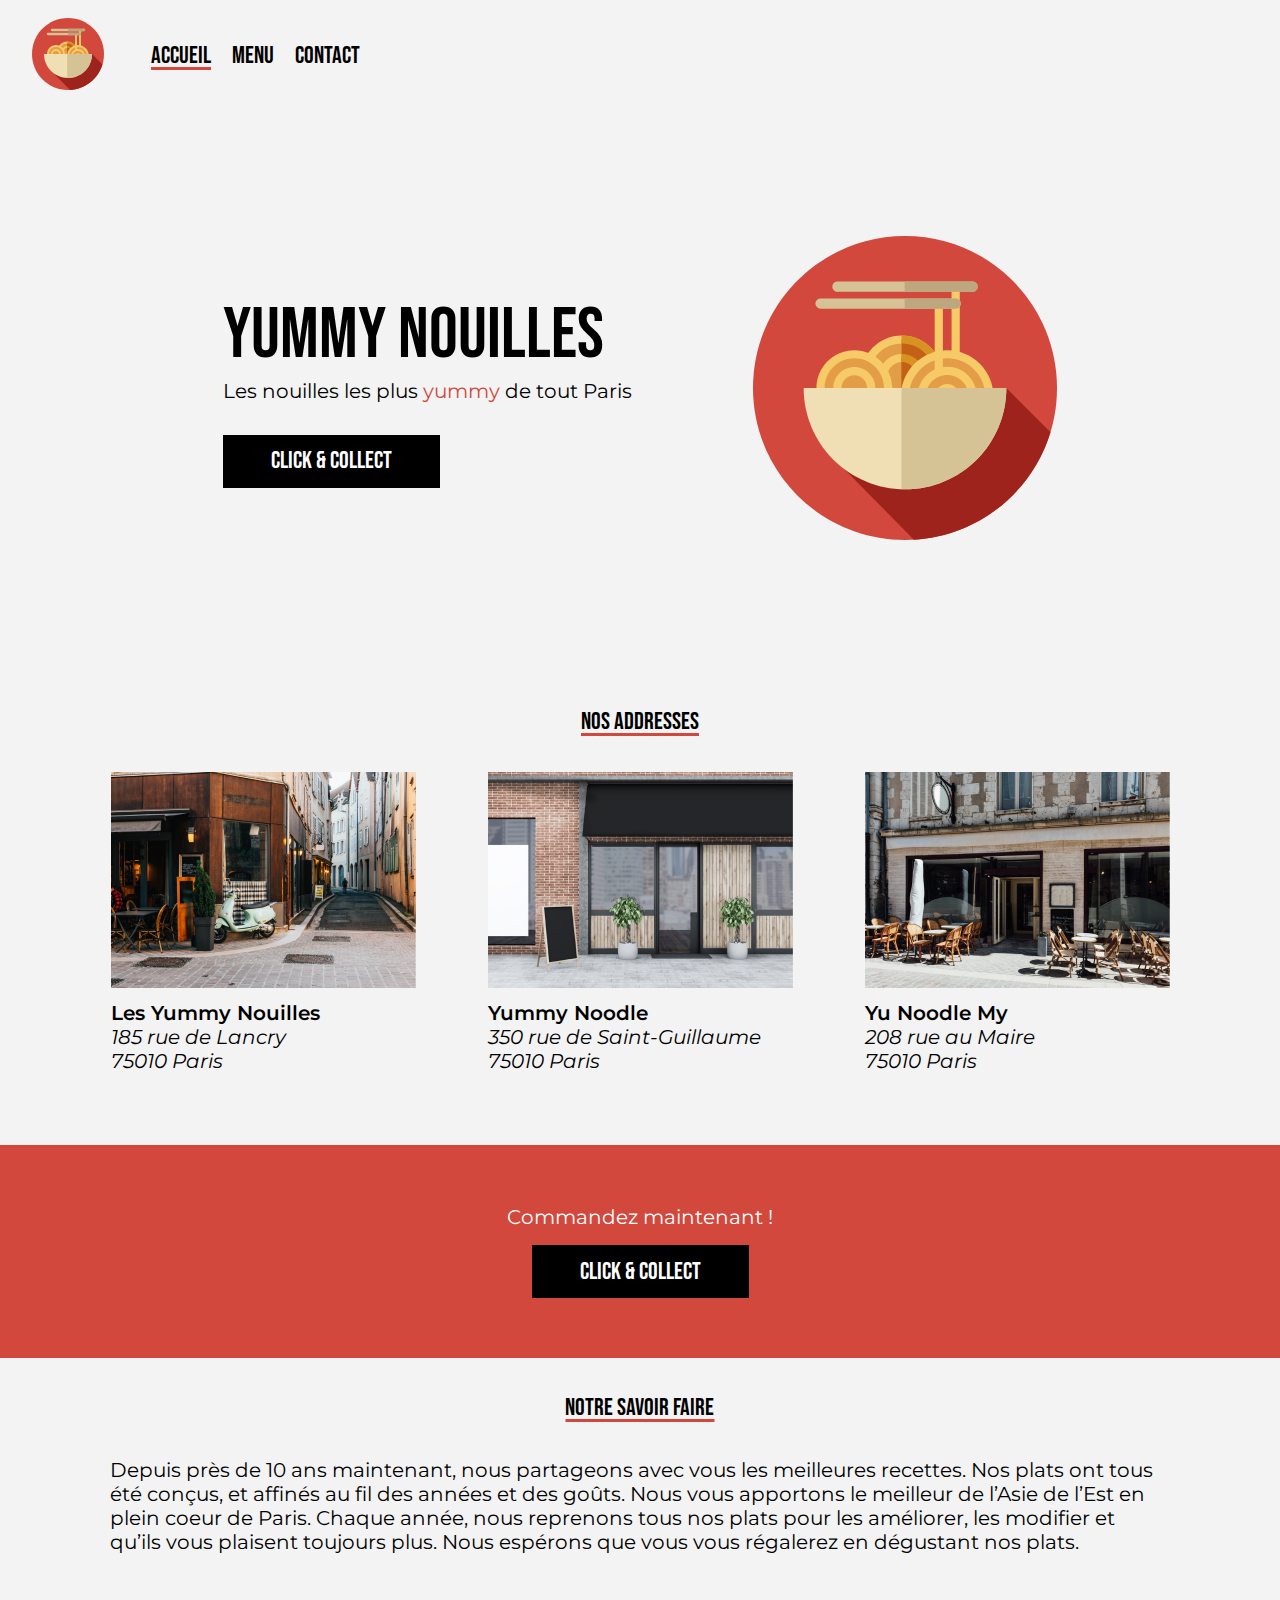
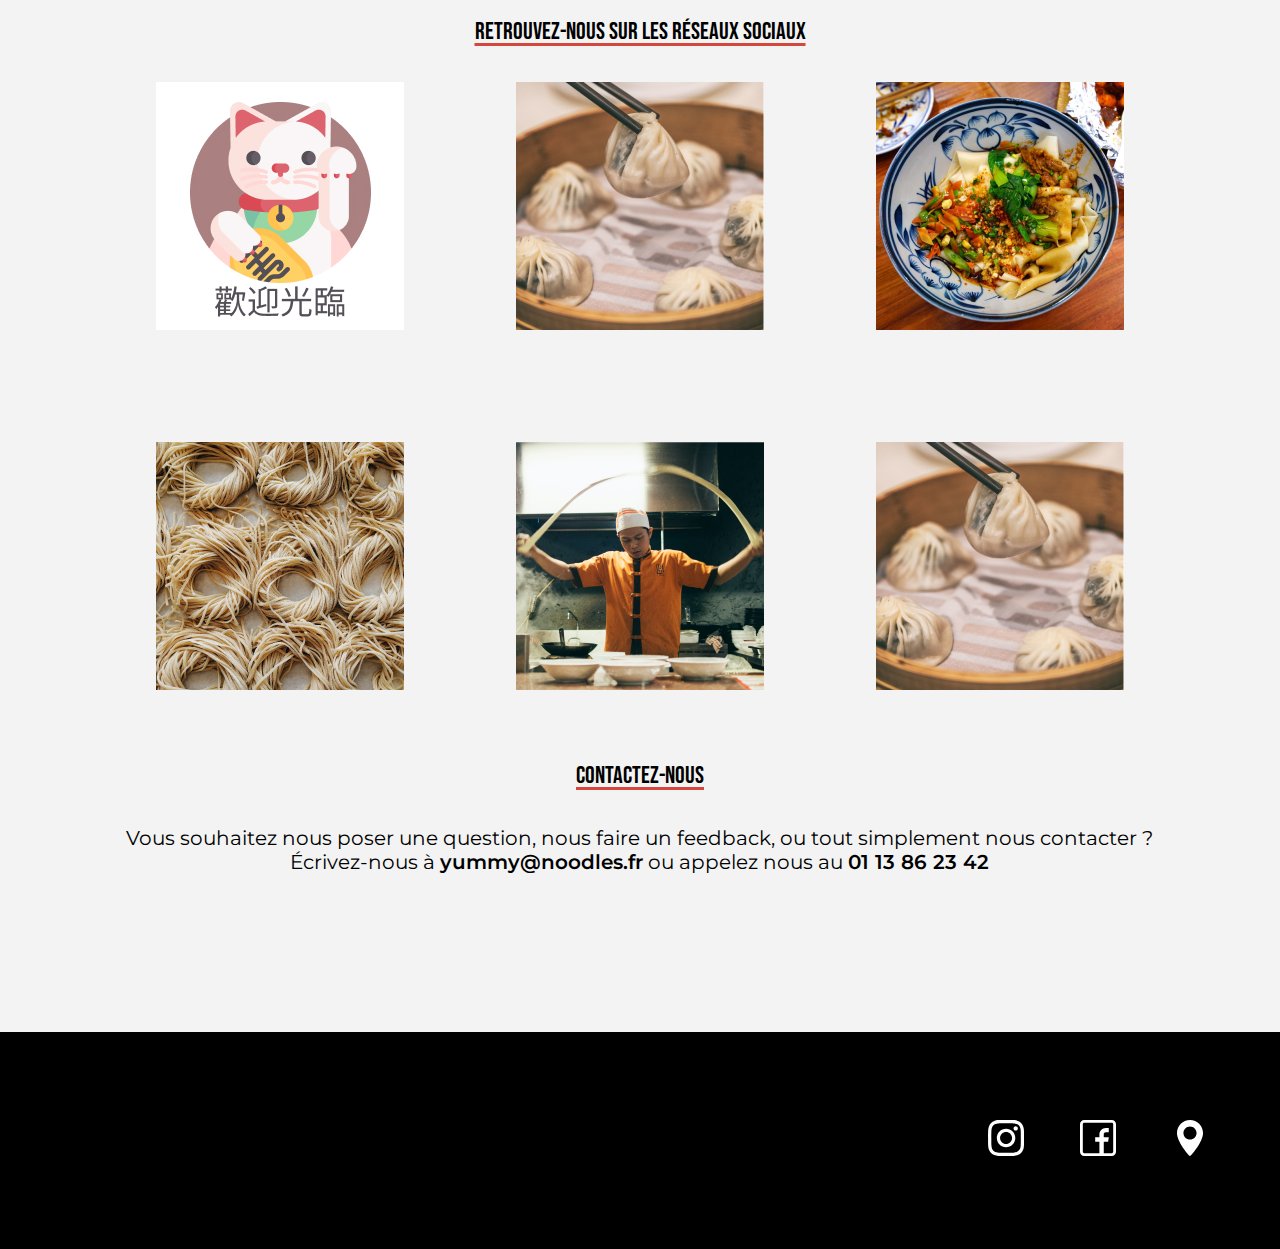
<file: index.html>
<!DOCTYPE html>
<html lang="en">
  <head>
    <meta charset="UTF-8" />
    <meta name="viewport" content="width=device-width, initial-scale=1.0" />
    <link rel="icon" type="image/svg+xml" href="assets/logo.svg" />
    <link rel="stylesheet" href="styles/main.css" />
    <title>Yummy Nouilles - Accueil</title>
  </head>
  <body class="home-page">
    <header class="header">
      <a href="#">
        <img
          src="assets/logo.svg"
          class="header__logo"
          alt="Logo Yummy Nouilles"
        />
      </a>
      <nav class="nav">
        <a
          href="index.html"
          target="_self"
          class="nav__link nav__link--active"
          >Accueil</a
        >
        <a href="menu.html" target="_self" class="nav__link">Menu</a>
        <a href="contact.html" target="_self" class="nav__link">Contact</a>
      </nav>
    </header>
    <body>
      <main>
        <section class="hero">
          <div class="text-container">
            <h1>Yummy Nouilles</h1>
            <p>
              Les nouilles les plus <span class="light-red">yummy</span> de tout
              Paris
            </p>
            <a href="#" class="text-container__btn--black btn--black title"
              >Click &amp; collect</a
            >
          </div>
          <div class="hero__img-container">
            <img src="assets/logo.svg" alt="Yummy Nouilles Logo" />
          </div>
        </section>
        <section class="addresses">
          <h2>Nos Addresses</h2>
          <div class="container">
            <div class="address">
              <img
                src="assets/img/restaurant/yummy_nouilles_maine.jpg"
                alt="Facade De Restaurant Yummy Noodle Lancry Rue Au Maine à Paris"
                class="addresse__img"
              />
              <h3 class="highlight">Les Yummy Nouilles</h3>
              <address class="address__address">
                185 rue de Lancry<br />75010 Paris
              </address>
            </div>
            <div class="address">
              <img
                src="assets/img/restaurant/yummy_nouilles_saint_guillame.jpg"
                alt="Facade De Yummy Noodle Restaurant Lancry Rue Saint-Guillaume à Paris"
                class="addresse__img"
              />
              <h3 class="highlight">Yummy Noodle</h3>
              <address class="address__address">
                350 rue de Saint-Guillaume<br />75010 Paris
              </address>
            </div>
            <div class="address">
              <img
                src="assets/img/restaurant/yummy_nouilles_lancry.jpg"
                alt="Facade De Yummy Noodle Restaurant Rue Lancry à Paris"
                class="addresse__img"
              />
              <h3 class="highlight">Yu Noodle My</h3>
              <address class="address__address">
                208 rue au Maire<br />75010 Paris
              </address>
            </div>
          </div>
        </section>
        <div class="redBanner">
          <p>Commandez maintenant !</p>
          <a href="#" class="btn--black redBanner__btn--black title"
            >Click &amp; Collect</a
          >
        </div>
        <section class="savoir-faire">
          <h2>Notre savoir faire</h2>
          Depuis près de 10 ans maintenant, nous partageons avec vous les
          meilleures recettes. Nos plats ont tous été conçus, et affinés au fil
          des années et des goûts. Nous vous apportons le meilleur de
          l&rsquo;Asie de l&rsquo;Est en plein coeur de Paris. Chaque année,
          nous reprenons tous nos plats pour les améliorer, les modifier et
          qu’ils vous plaisent toujours plus. Nous espérons que vous vous
          régalerez en dégustant nos plats.
        </section>
        <section class="reseaux">
          <h2>Retrouvez-nous sur les réseaux sociaux</h2>
          <div class="container">
            <img
              src="assets/img/social/chat_japonais.jpg"
              alt="Chat Japonais"
            />
            <img
              src="assets/img/social/yummy_bols_de_nouilles.jpg"
              alt="Yummy Bols De Nouilles"
            />
            <img
              src="assets/img/social/yummy_panier_vapeur_bao.jpg"
              alt="Yummy Panier De Vapeur Bao"
            />
            <img
              src="assets/img/social/yummy_nouilles_en_rond.jpg"
              alt="Yummy Nouilles En Rond"
            />
            <img
              src="assets/img/social/yummy_chef_cuisinier.jpg"
              alt="Yummy Chef Cuisinier"
            />
            <img
              src="assets/img/social/yummy_bols_de_nouilles.jpg"
              alt="Yummy Bols De Nouilles"
            />
          </div>
        </section>
        <section class="contact">
          <h2>Contactez-nous</h2>
          <p>
            Vous souhaitez nous poser une question, nous faire un feedback, ou
            tout simplement nous contacter ? Écrivez-nous à
            <a href="mailto:yummy@noodles.fr" class="contact__link"
              >yummy@noodles.fr</a
            >
            ou appelez nous au
            <a href="tel:+0113862342" class="contact__link">01 13 86 23 42</a>
          </p>
        </section>
      </main>
    </body>
    <footer class="footer">
      <div class="footer_icons">
        <a href="#">
          <img src="assets/img/icons/instagram.svg" alt="Instagram Icon" />
        </a>
        <a href="#">
          <img src="assets/img/icons/facebook.svg" alt="Facebook Icon" />
        </a>
        <a href="#">
          <img src="assets/img/icons/maps.svg" alt="Map Location" />
        </a>
      </div>
    </footer>
  </body>
</html>
</file>
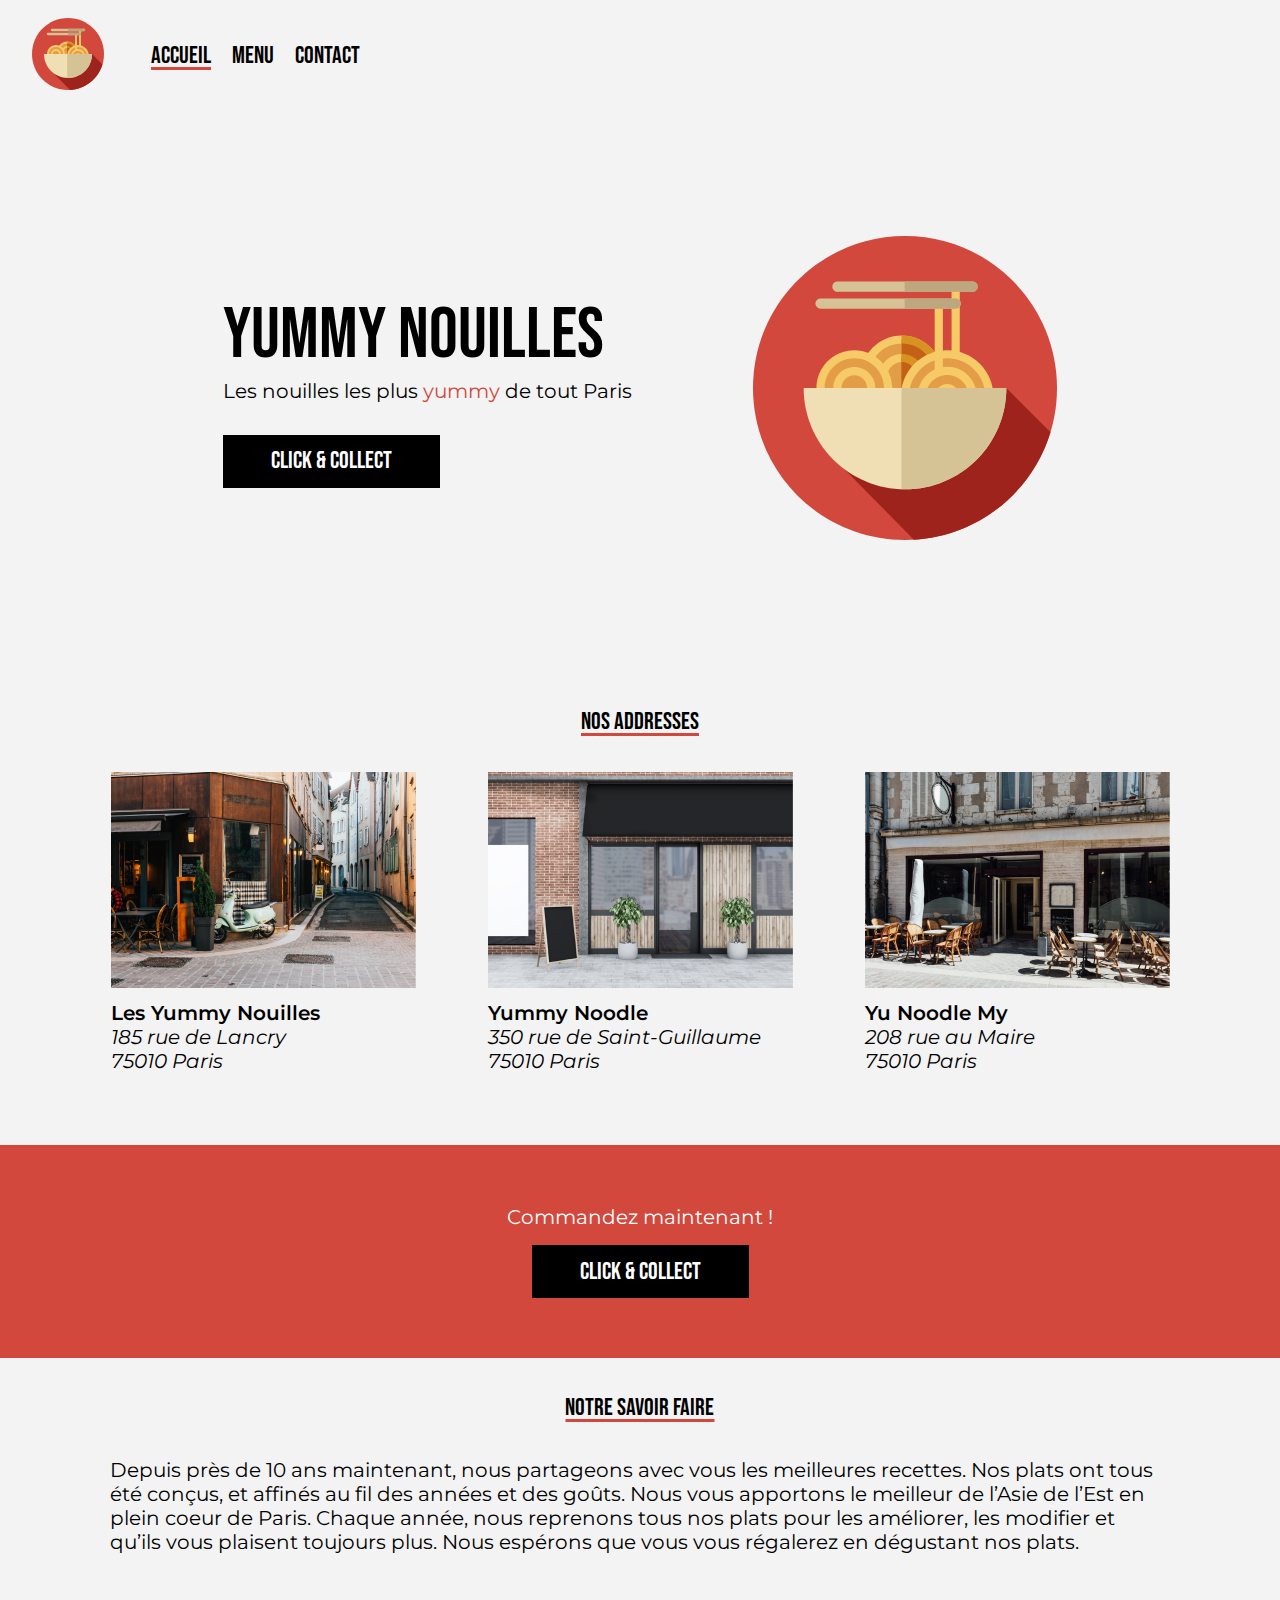
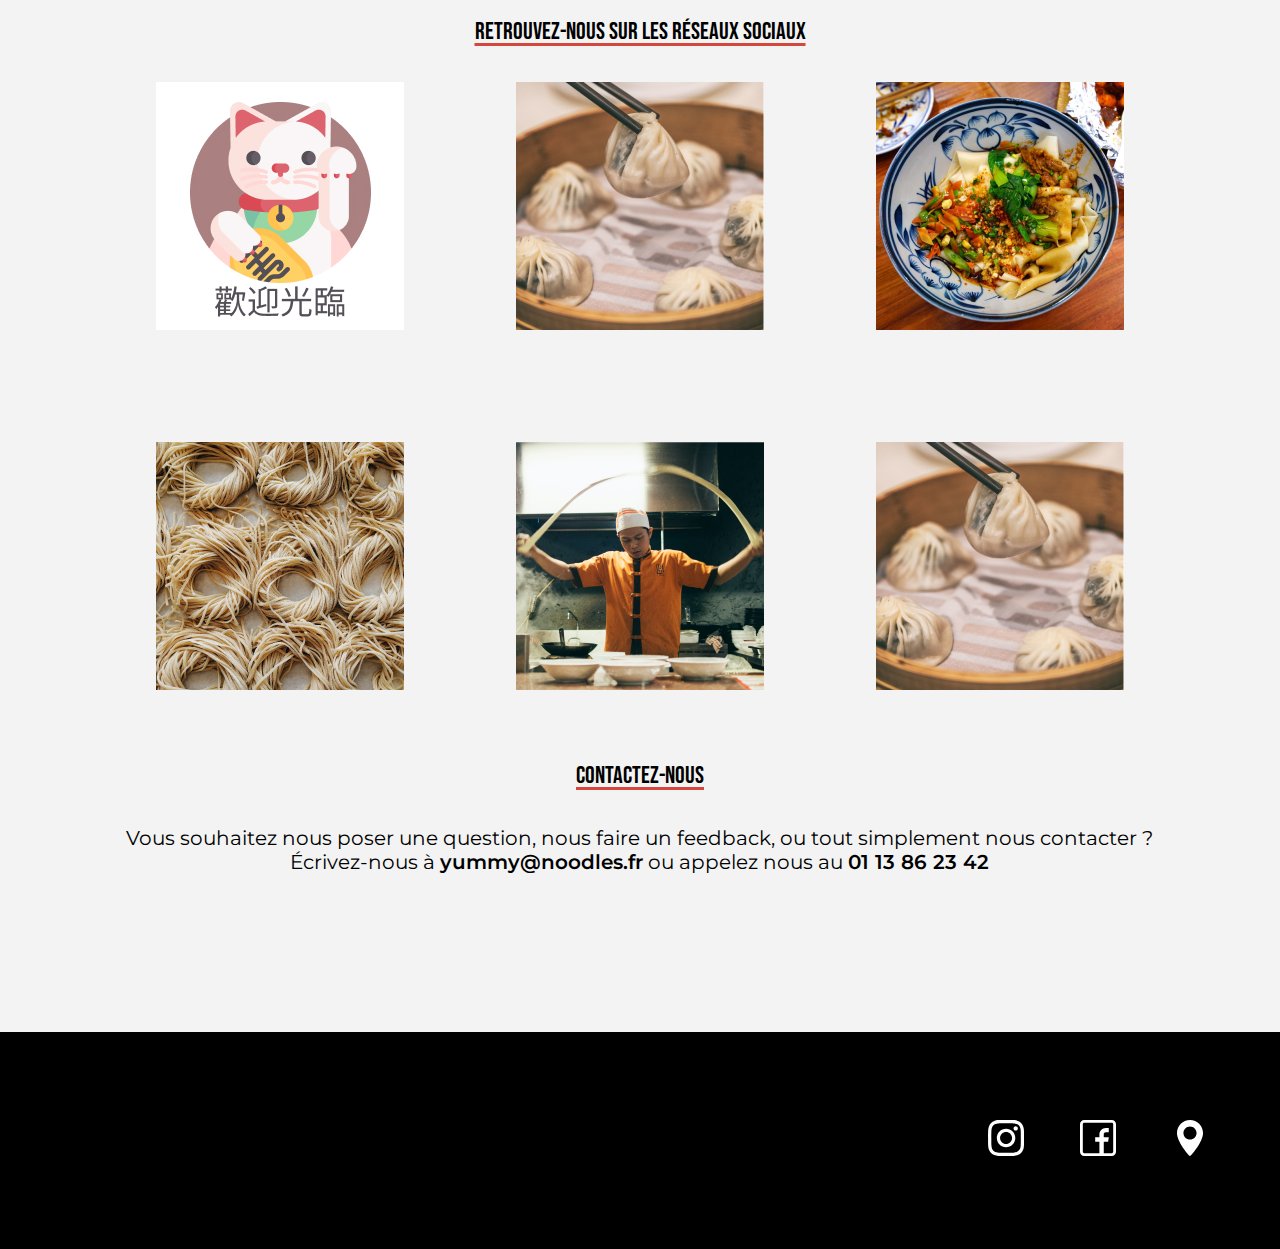
<file: accueil.html>
<!DOCTYPE html>
<html lang="en">
  <head>
    <meta charset="UTF-8" />
    <meta name="viewport" content="width=device-width, initial-scale=1.0" />
    <link rel="icon" type="image/svg+xml" href="assets/logo.svg" />
    <link rel="stylesheet" href="styles/main.css" />
    <title>Yummy Nouilles - Accueil</title>
  </head>
  <body class="home-page">
    <header class="header">
      <a href="#">
        <img
          src="assets/logo.svg"
          class="header__logo"
          alt="Logo Yummy Nouilles"
        />
      </a>
      <nav class="nav">
        <a
          href="accueil.html"
          target="_self"
          class="nav__link nav__link--active"
          >Accueil</a
        >
        <a href="menu.html" target="_self" class="nav__link">Menu</a>
        <a href="contact.html" target="_self" class="nav__link">Contact</a>
      </nav>
    </header>
    <body>
      <main>
        <section class="hero">
          <div class="text-container">
            <h1>Yummy Nouilles</h1>
            <p>
              Les nouilles les plus <span class="light-red">yummy</span> de tout
              Paris
            </p>
            <a href="#" class="text-container__btn--black btn--black title"
              >Click &amp; collect</a
            >
          </div>
          <div class="hero__img-container">
            <img src="assets/logo.svg" alt="Yummy Nouilles Logo" />
          </div>
        </section>
        <section class="addresses">
          <h2>Nos Addresses</h2>
          <div class="container">
            <div class="address">
              <img
                src="assets/img/restaurant/yummy_nouilles_maine.jpg"
                alt="Facade De Restaurant Yummy Noodle Lancry Rue Au Maine à Paris"
                class="addresse__img"
              />
              <h3 class="highlight">Les Yummy Nouilles</h3>
              <address class="address__address">
                185 rue de Lancry<br />75010 Paris
              </address>
            </div>
            <div class="address">
              <img
                src="assets/img/restaurant/yummy_nouilles_saint_guillame.jpg"
                alt="Facade De Yummy Noodle Restaurant Lancry Rue Saint-Guillaume à Paris"
                class="addresse__img"
              />
              <h3 class="highlight">Yummy Noodle</h3>
              <address class="address__address">
                350 rue de Saint-Guillaume<br />75010 Paris
              </address>
            </div>
            <div class="address">
              <img
                src="assets/img/restaurant/yummy_nouilles_lancry.jpg"
                alt="Facade De Yummy Noodle Restaurant Rue Lancry à Paris"
                class="addresse__img"
              />
              <h3 class="highlight">Yu Noodle My</h3>
              <address class="address__address">
                208 rue au Maire<br />75010 Paris
              </address>
            </div>
          </div>
        </section>
        <div class="redBanner">
          <p>Commandez maintenant !</p>
          <a href="#" class="btn--black redBanner__btn--black title"
            >Click &amp; Collect</a
          >
        </div>
        <section class="savoir-faire">
          <h2>Notre savoir faire</h2>
          Depuis près de 10 ans maintenant, nous partageons avec vous les
          meilleures recettes. Nos plats ont tous été conçus, et affinés au fil
          des années et des goûts. Nous vous apportons le meilleur de
          l&rsquo;Asie de l&rsquo;Est en plein coeur de Paris. Chaque année,
          nous reprenons tous nos plats pour les améliorer, les modifier et
          qu’ils vous plaisent toujours plus. Nous espérons que vous vous
          régalerez en dégustant nos plats.
        </section>
        <section class="reseaux">
          <h2>Retrouvez-nous sur les réseaux sociaux</h2>
          <div class="container">
            <img
              src="assets/img/social/chat_japonais.jpg"
              alt="Chat Japonais"
            />
            <img
              src="assets/img/social/yummy_bols_de_nouilles.jpg"
              alt="Yummy Bols De Nouilles"
            />
            <img
              src="assets/img/social/yummy_panier_vapeur_bao.jpg"
              alt="Yummy Panier De Vapeur Bao"
            />
            <img
              src="assets/img/social/yummy_nouilles_en_rond.jpg"
              alt="Yummy Nouilles En Rond"
            />
            <img
              src="assets/img/social/yummy_chef_cuisinier.jpg"
              alt="Yummy Chef Cuisinier"
            />
            <img
              src="assets/img/social/yummy_bols_de_nouilles.jpg"
              alt="Yummy Bols De Nouilles"
            />
          </div>
        </section>
        <section class="contact">
          <h2>Contactez-nous</h2>
          <p>
            Vous souhaitez nous poser une question, nous faire un feedback, ou
            tout simplement nous contacter ? Écrivez-nous à
            <a href="mailto:yummy@noodles.fr" class="contact__link"
              >yummy@noodles.fr</a
            >
            ou appelez nous au
            <a href="tel:+0113862342" class="contact__link">01 13 86 23 42</a>
          </p>
        </section>
      </main>
    </body>
    <footer class="footer">
      <div class="footer_icons">
        <a href="#">
          <img src="assets/img/icons/instagram.svg" alt="Instagram Icon" />
        </a>
        <a href="#">
          <img src="assets/img/icons/facebook.svg" alt="Facebook Icon" />
        </a>
        <a href="#">
          <img src="assets/img/icons/maps.svg" alt="Map Location" />
        </a>
      </div>
    </footer>
  </body>
</html>
</file>
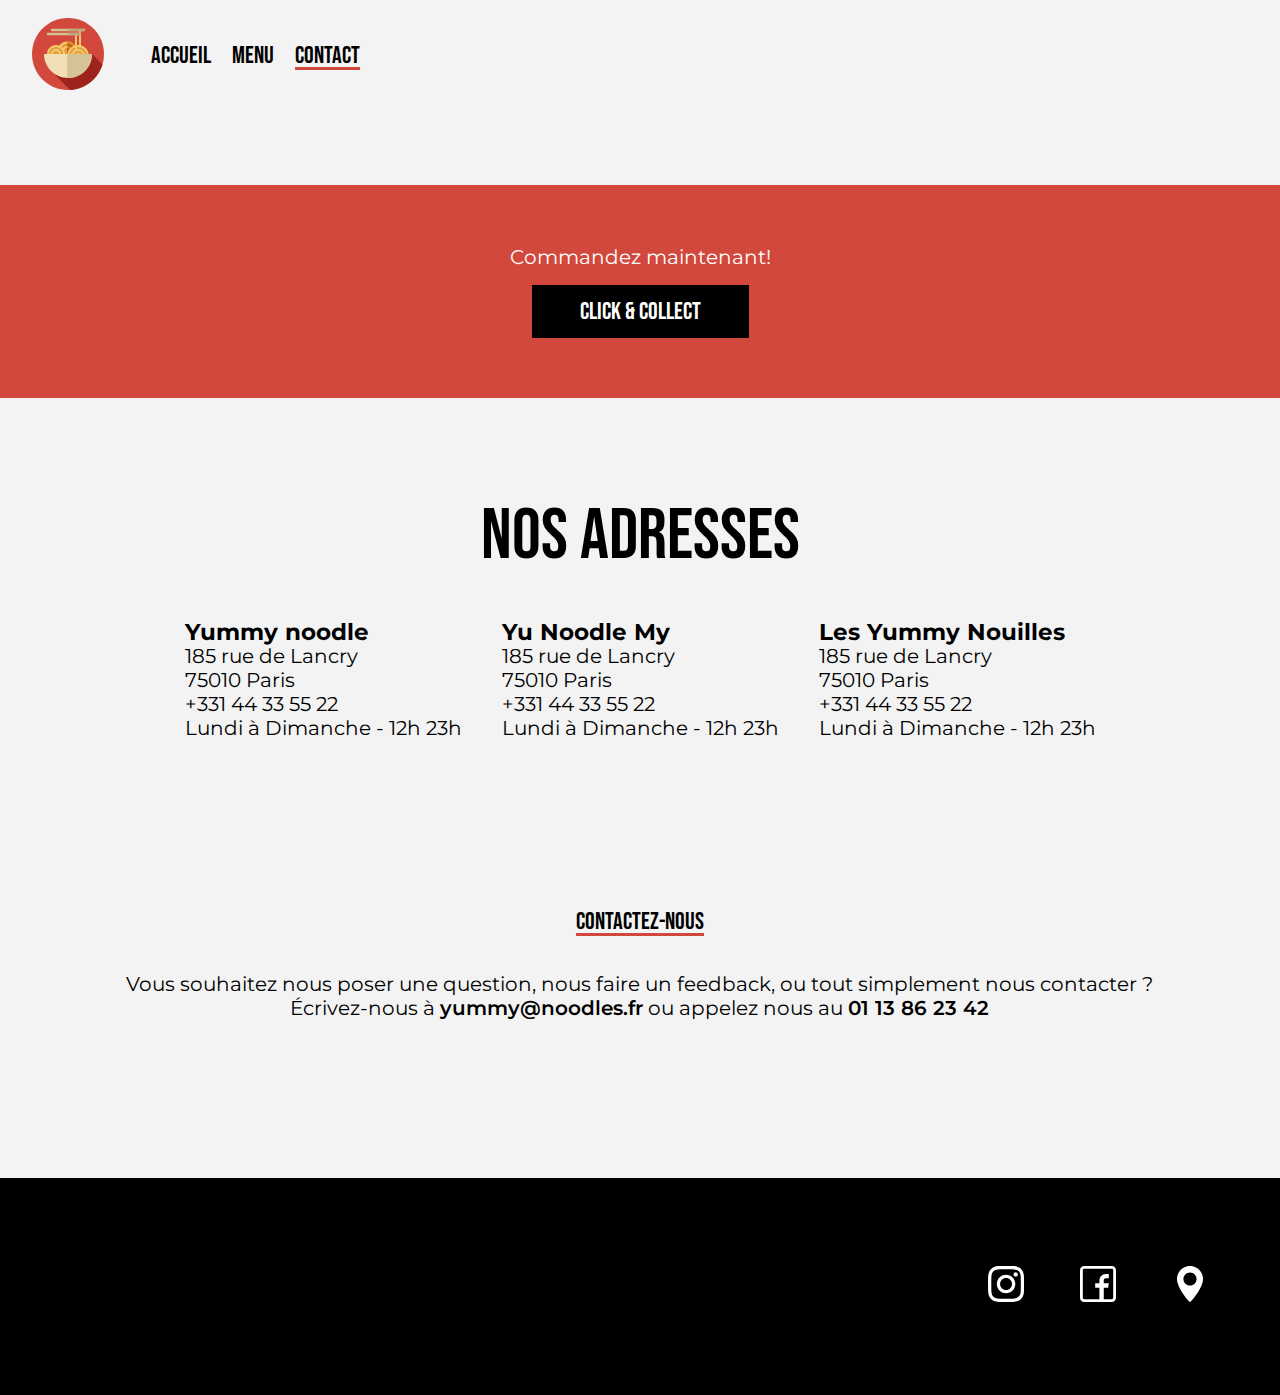
<file: contact.html>
<!DOCTYPE html>
<html lang="en">
  <head>
    <meta charset="UTF-8" />
    <meta name="viewport" content="width=device-width, initial-scale=1.0" />
    <link rel="icon" type="image/svg+xml" href="assets/logo.svg" />
    <link rel="stylesheet" href="styles/main.css" />
    <title>Yummy Nouilles - Contact</title>
  </head>
  <body class="contact-page">
    <header class="header">
      <a href="#">
        <img
          src="assets/logo.svg"
          class="header__logo"
          alt="Logo Yummy Nouilles"
        />
      </a>
      <nav class="nav">
        <a href="index.html" target="_self" class="nav__link">Accueil</a>
        <a href="menu.html" target="_self" class="nav__link">Menu</a>
        <a
          href="contact.html"
          target="_self"
          class="nav__link nav__link--active"
          >Contact</a
        >
      </nav>
    </header>
    <body>
      <main>
        <div class="redBanner">
          <p>Commandez maintenant!</p>
          <a href="#" class="btn--black title redBanner__btn--black"
            >Click &amp; collect</a
          >
        </div>
        <section class="nos-addresses">
          <h1 class="nos-addresses__heading">Nos Adresses</h1>
          <div class="container">
            <div class="address">
              <h3>Yummy noodle</h3>
              <address class="location">
                185 rue de Lancry <br />
                75010 Paris <br />
                <a href="tel:33144335522" class="address__phone-number"
                  >+331 44 33 55 22</a
                >
                <br />
                Lundi à Dimanche -
                <time datetime="12:00">12h</time>
                <time datetime="23:00">23h</time>
              </address>
            </div>
            <div class="address">
              <h3>Yu Noodle My</h3>
              <address class="location">
                185 rue de Lancry <br />
                75010 Paris <br />
                <a href="tel:+33144335522" class="address__phone-number"
                  >+331 44 33 55 22</a
                >
                <br />
                Lundi à Dimanche -
                <time datetime="12:00">12h</time>
                <time datetime="23:00">23h</time>
              </address>
            </div>
            <div class="address">
              <h3>Les Yummy Nouilles</h3>
              <address class="location">
                185 rue de Lancry <br />
                75010 Paris <br />
                <a href="tel:+33144335522" class="address__phone-number"
                  >+331 44 33 55 22</a
                >
                <br />
                Lundi à Dimanche -
                <time datetime="12:00">12h</time>
                <time datetime="23:00">23h</time>
              </address>
            </div>
          </div>
        </section>
        <section class="contact-page__contact contact">
          <h2>Contactez-nous</h2>
          <p>
            Vous souhaitez nous poser une question, nous faire un feedback, ou
            tout simplement nous contacter ? Écrivez-nous à
            <a href="mailto:yummy@noodles.fr" class="contact__link"
              >yummy@noodles.fr</a
            >
            ou appelez nous au
            <a href="tel:+0113862342" class="contact__link">01 13 86 23 42</a>
          </p>
        </section>
      </main>
    </body>
    <footer class="footer">
      <div class="footer_icons">
        <a href="#">
          <img src="assets/img/icons/instagram.svg" alt="Instagram Icon" />
        </a>
        <a href="#">
          <img src="assets/img/icons/facebook.svg" alt="Facebook Icon" />
        </a>
        <a href="#">
          <img src="assets/img/icons/maps.svg" alt="Map Location" />
        </a>
      </div>
    </footer>
  </body>
</html>
</file>
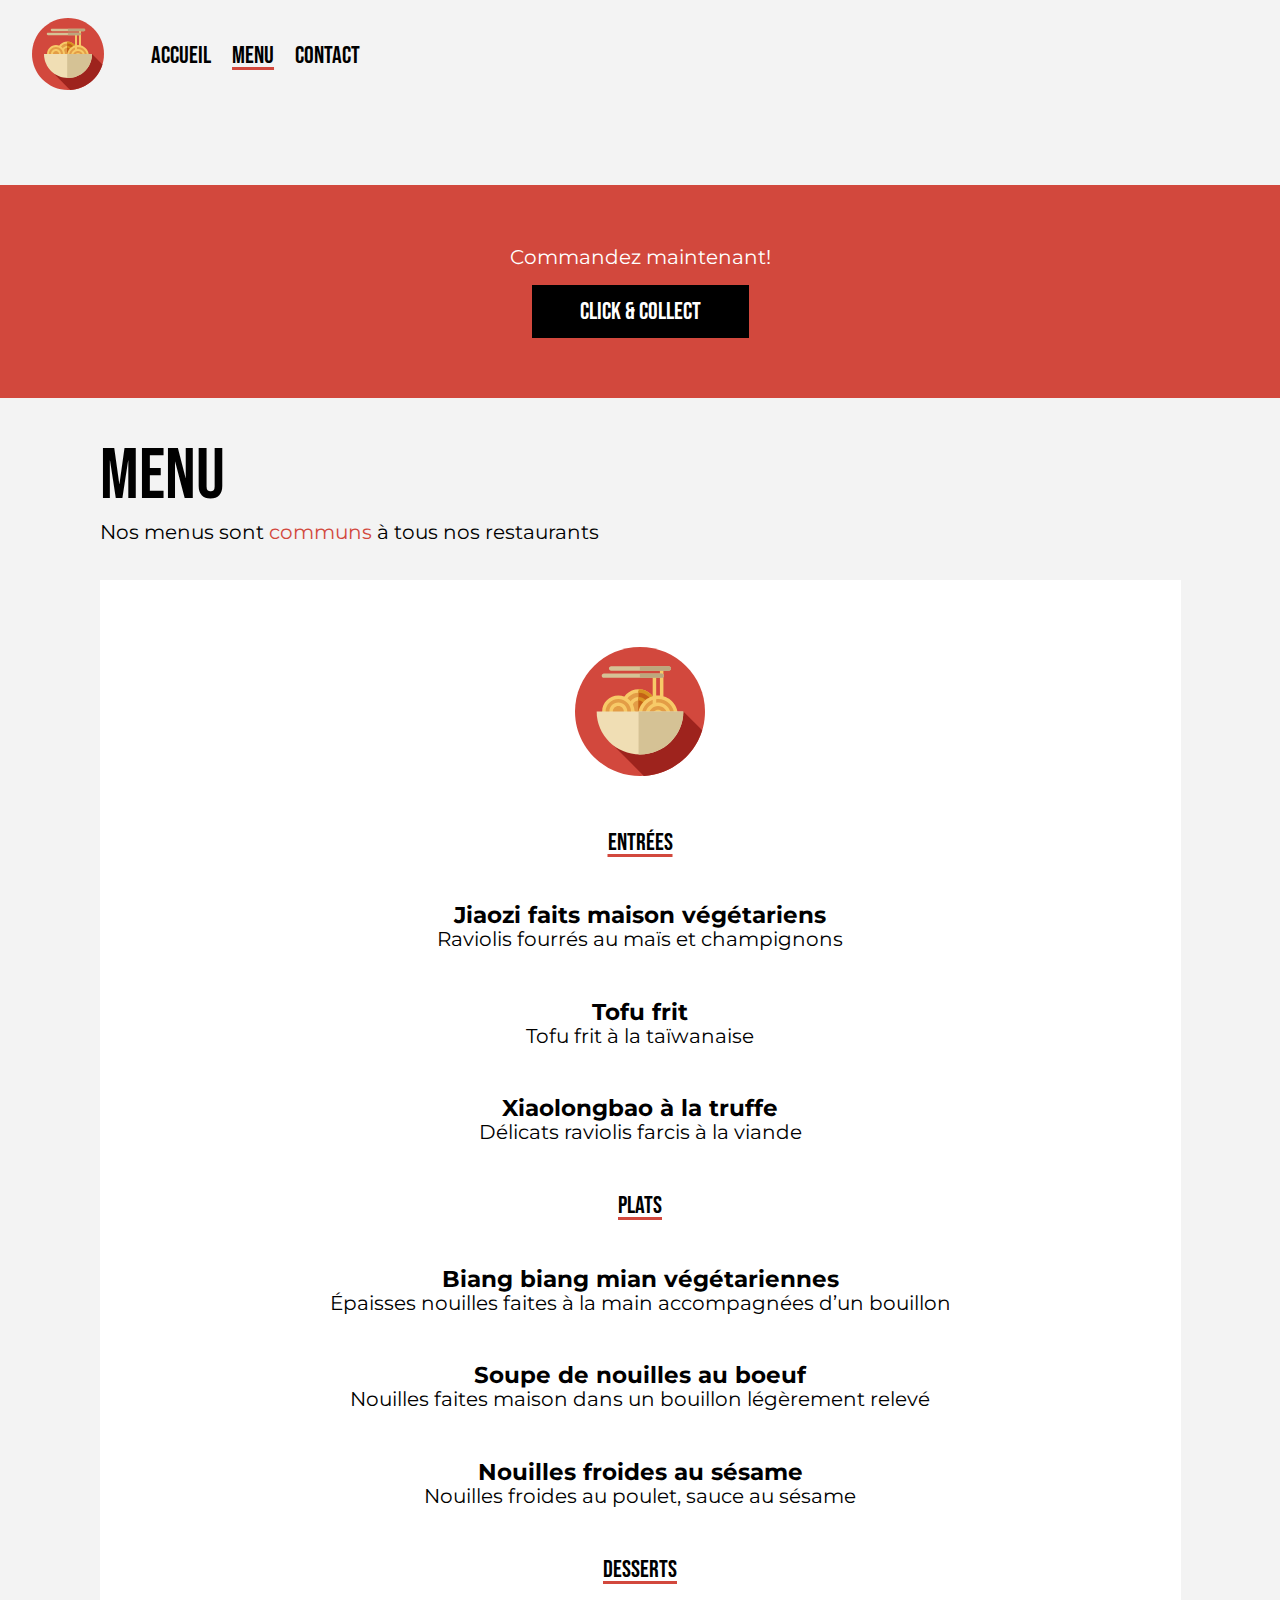
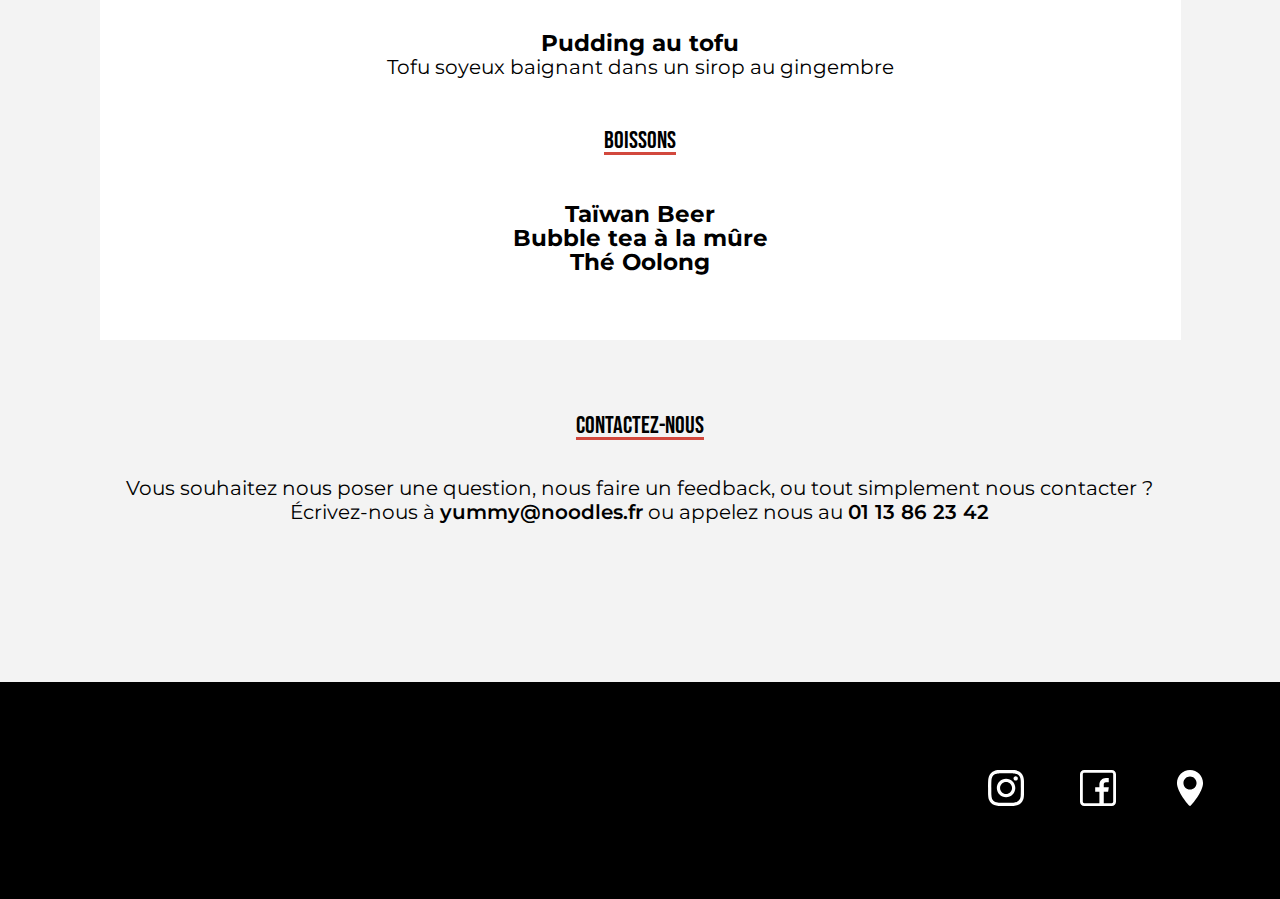
<file: menu.html>
<!DOCTYPE html>
<html lang="en">
  <head>
    <meta charset="UTF-8" />
    <meta name="viewport" content="width=device-width, initial-scale=1.0" />
    <link rel="icon" type="image/svg+xml" href="assets/logo.svg" />
    <link rel="stylesheet" href="styles/main.css" />
    <title>Yummy Nouilles - Menu</title>
  </head>
  <body>
    <header class="header">
      <a href="#">
        <img
          src="assets/logo.svg"
          class="header__logo"
          alt="Logo Yummy Nouilles"
        />
      </a>
      <nav class="nav">
        <a href="index.html" target="_self" class="nav__link">Accueil</a>
        <a href="menu.html" target="_self" class="nav__link nav__link--active"
          >Menu</a
        >
        <a href="contact.html" target="_self" class="nav__link">Contact</a>
      </nav>
    </header>
    <body class="menu-page">
      <main>
        <div class="redBanner">
          <p>Commandez maintenant!</p>
          <a href="#" class="btn--black title redBanner__btn--black"
            >Click &amp; collect</a
          >
        </div>
        <section class="menu">
          <h1>Menu</h1>
          <p>
            Nos menus sont <span class="light-red">communs</span> à tous nos
            restaurants
          </p>
          <div class="menus">
            <img
              src="assets/logo.svg"
              alt="Logo Yummy Nouilles"
              class="menus__img"
            />
            <h2>Entrées</h2>
            <h3>Jiaozi faits maison végétariens</h3>
            <p>Raviolis fourrés au maïs et champignons</p>
            <h3>Tofu frit</h3>
            <p>Tofu frit à la taïwanaise</p>
            <h3>Xiaolongbao à la truffe</h3>
            <p>Délicats raviolis farcis à la viande</p>
            <h2>plats</h2>
            <h3>Biang biang mian végétariennes</h3>
            <p>Épaisses nouilles faites à la main accompagnées d’un bouillon</p>
            <h3>Soupe de nouilles au boeuf</h3>
            <p>Nouilles faites maison dans un bouillon légèrement relevé</p>
            <h3>Nouilles froides au sésame</h3>
            <p>Nouilles froides au poulet, sauce au sésame</p>
            <h2>desserts</h2>
            <h3>Pudding au tofu</h3>
            <p>Tofu soyeux baignant dans un sirop au gingembre</p>
            <h2>boissons</h2>
            <h3>Taïwan Beer</h3>
            <h3>Bubble tea à la mûre</h3>
            <h3>Thé Oolong</h3>
          </div>
        </section>
        <section class="contact">
          <h2>Contactez-nous</h2>
          <p>
            Vous souhaitez nous poser une question, nous faire un feedback, ou
            tout simplement nous contacter ? Écrivez-nous à
            <a href="mailto:yummy@noodles.fr" class="contact__link"
              >yummy@noodles.fr</a
            >
            ou appelez nous au
            <a href="tel:+0113862342" class="contact__link">01 13 86 23 42</a>
          </p>
        </section>
      </main>
    </body>
    <footer class="footer">
      <div class="footer_icons">
        <a href="#">
          <img src="assets/img/icons/instagram.svg" alt="Instagram Icon" />
        </a>
        <a href="#">
          <img src="assets/img/icons/facebook.svg" alt="Facebook Icon" />
        </a>
        <a href="#">
          <img src="assets/img/icons/maps.svg" alt="Map Location" />
        </a>
      </div>
    </footer>
  </body>
</html>
</file>
<file: styles/main.css>
/*| Fonts*/
@import url("https://fonts.googleapis.com/css2?family=Bebas+Neue&family=Montserrat:wght@400;600&display=swap");

/*| Modules*/

/*|| Header*/

@import url("modules/header.css");

/*||redBanner*/

@import url("modules/redBanner.css");

/*||Contact*/

@import url("modules/contact.css");

/*||blackBtn*/

@import url("modules/blackBtn.css");

/*||Footer*/

@import url("modules/footer.css");

/*|Pages*/

/*||Home page*/

@import url("pages/home.css");

/*||Menu page*/

@import url("pages/menu.css");

/*||Contact page*/

@import url("pages/contact-page.css");
/*| Start Global Rules*/

/*|| Reset*/
*,
*::before,
*::after {
  padding: 0;
  margin: 0;
  box-sizing: border-box;
}

:root {
  /*|| Colors*/

  --black: #000000;
  --light-grey: #f3f3f3;
  --red-highlight: #d2483d;
  --white: #ffffff;

  /*|| Fonts/

  /*||| Body*/
  --body-font-size: 1.25rem;
  --body-font-weight: 400;
  --body-font: "Montserrat";
  --body-line-height: 1.5rem;

  /*||| Main Header */
  --header-font-size: 4.5rem;
  --header-font-weight: 400;
  --header-font: "Bebas Neue";
  --header-line-height: 5.375rem;

  /*||| Title*/
  --title-font-size: 1.5rem;
  --title-font-weight: 400;
  --title-font: "Bebas Neue";
  --title-line-height: 1.75rem;

  /*||| Body highlight */
  --highlight-font-size: 1.25rem;
  --highlight-font: "Montserrat";
  --highlight-line-height: 1.5rem;
  --hightlight-font-weight: 600;
}
@media (max-width: 768px) {
  :root {
    /*|| Mobile Fonts*/
    --body-font-size: 1rem;
    --body-highlight-font-size: 1rem;
    --header-font-size: 2.5rem;
    --title-font-size: 1.25rem;

    --body-line-height: 1.25rem;
    --body-highlight-line-height: 1.25rem;
    --header-line-height: 3rem;
    --title-line-height: 1.5rem;
  }
}
/*End Global Rules*/

/* | Start Body Style  */
body {
  background: var(--light-grey, #f3f3f3);
  color: var(--black, #000);
  font-family: var(--body-font, "Montserrat");
  font-size: var(--body-font-size, 1.25rem);
  font-weight: var(--body-font-weight, 400);
  line-height: var(--body-line-height, 1.5rem);
}
/* End Body Style  */

/* | Start Main Header Style  */
h1 {
  color: var(--black, #000);
  font-family: var(--header-font, "Bebas Neue");
  font-size: var(--header-font-size, 4.5rem);
  font-weight: var(--hight-font-weight, 400);
  line-height: var(--header-line-height, 5.375rem);
}
/* End Main Header Style  */

/* | Start Title Style  */
h2,
.title {
  color: var(--black, #000);
  font-family: var(--title-font, "Bebas Neue");
  font-size: var(--title-font-size, 1.5rem);
  font-weight: var(--title-font-weight, 400);
  line-height: var(--title-line-height, 1.75rem);
  text-decoration-color: var(--red-highlight, #d2483d);
  text-decoration-line: underline;
  text-decoration-style: solid;
  text-decoration-thickness: 0.1875rem;
  text-underline-offset: 0.25rem;
}
h2 {
  text-align: center;
  margin-bottom: 2.25rem;
}
/* End Title Style  */

/* | Start Highlight Style  */
.highlight {
  color: var(--black, #000);
  font-size: var(--highlight-font-size, 1.25rem);
  font-family: var(--highlight-font, "Montserrat");
  line-height: var(--highlight-line-height, 1.5rem);
  font-weight: var(--hightlight-font-weight, 400);
}
/* End Highlight Style  */

/* | Start Light Red Font Style*/
.light-red {
  color: var(--red-highlight, #d2483d);
}
/* End Light Red  Font Style*/
</file>
